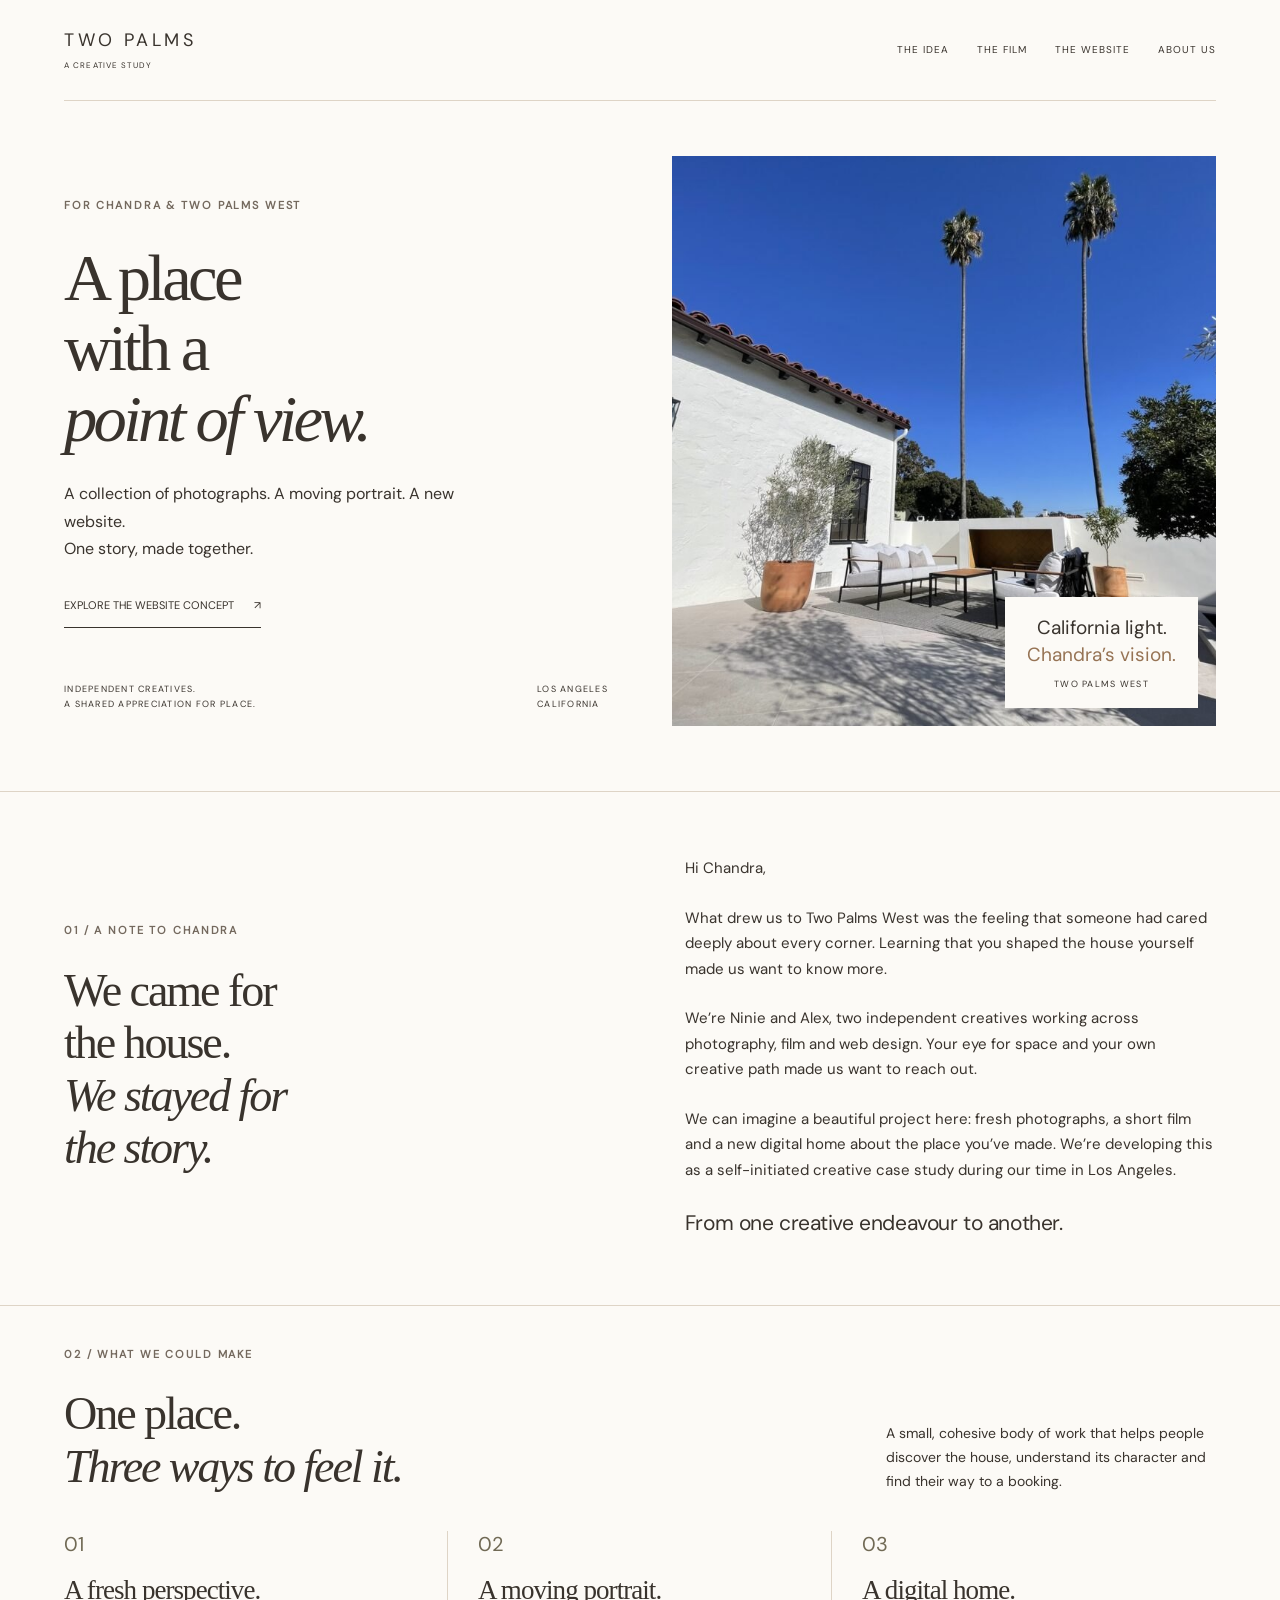
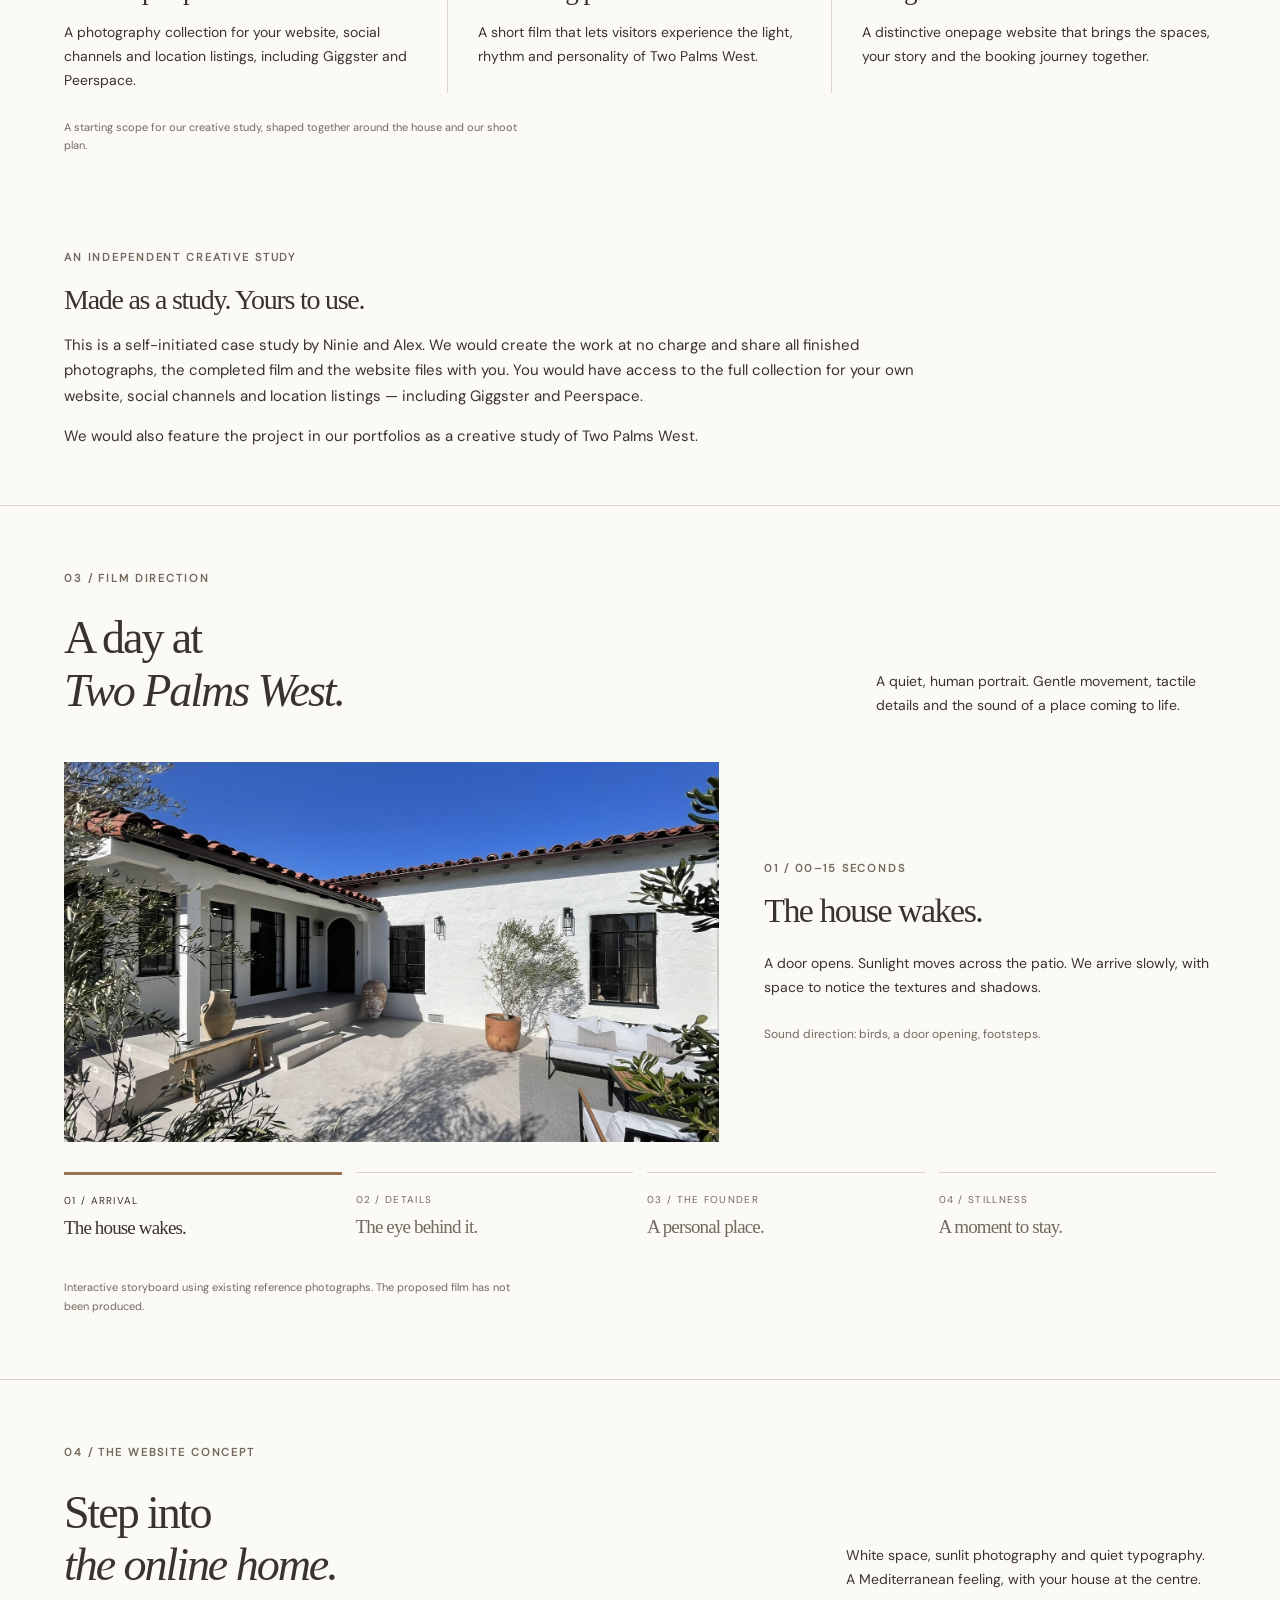
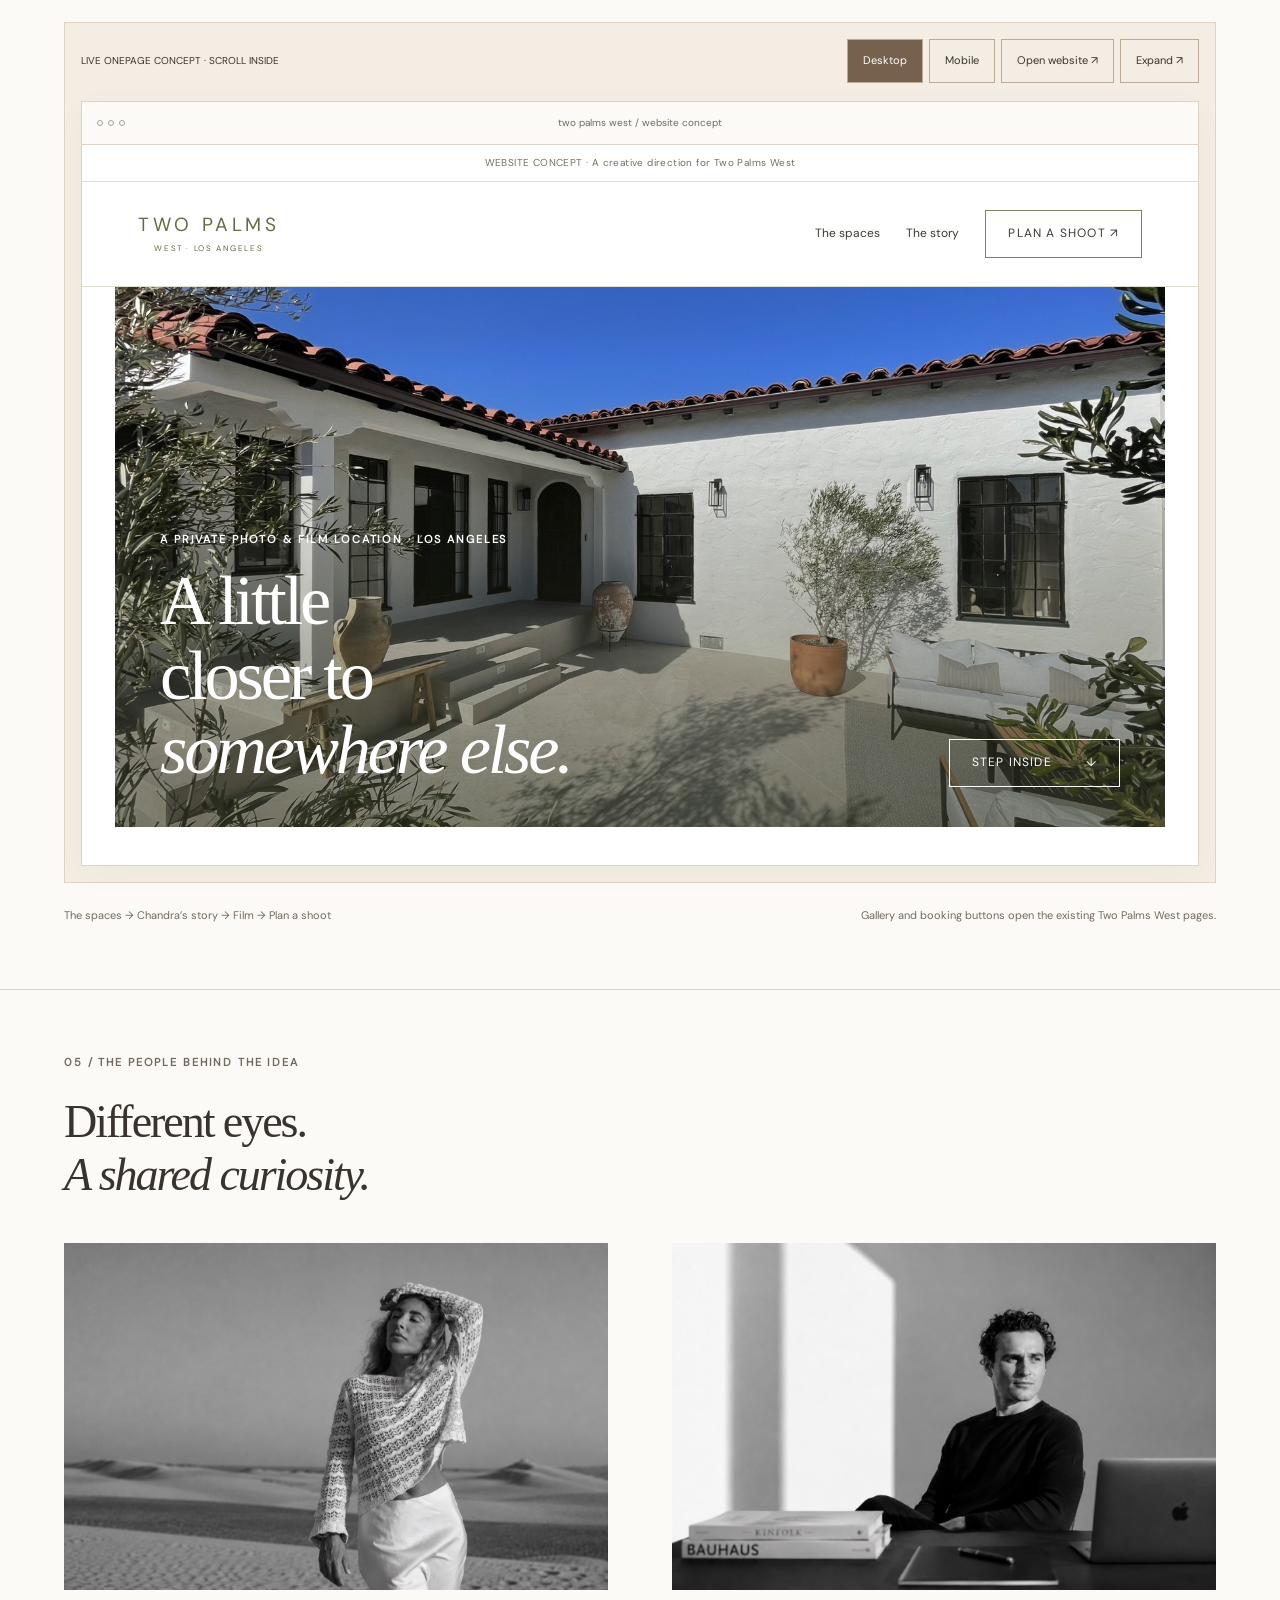
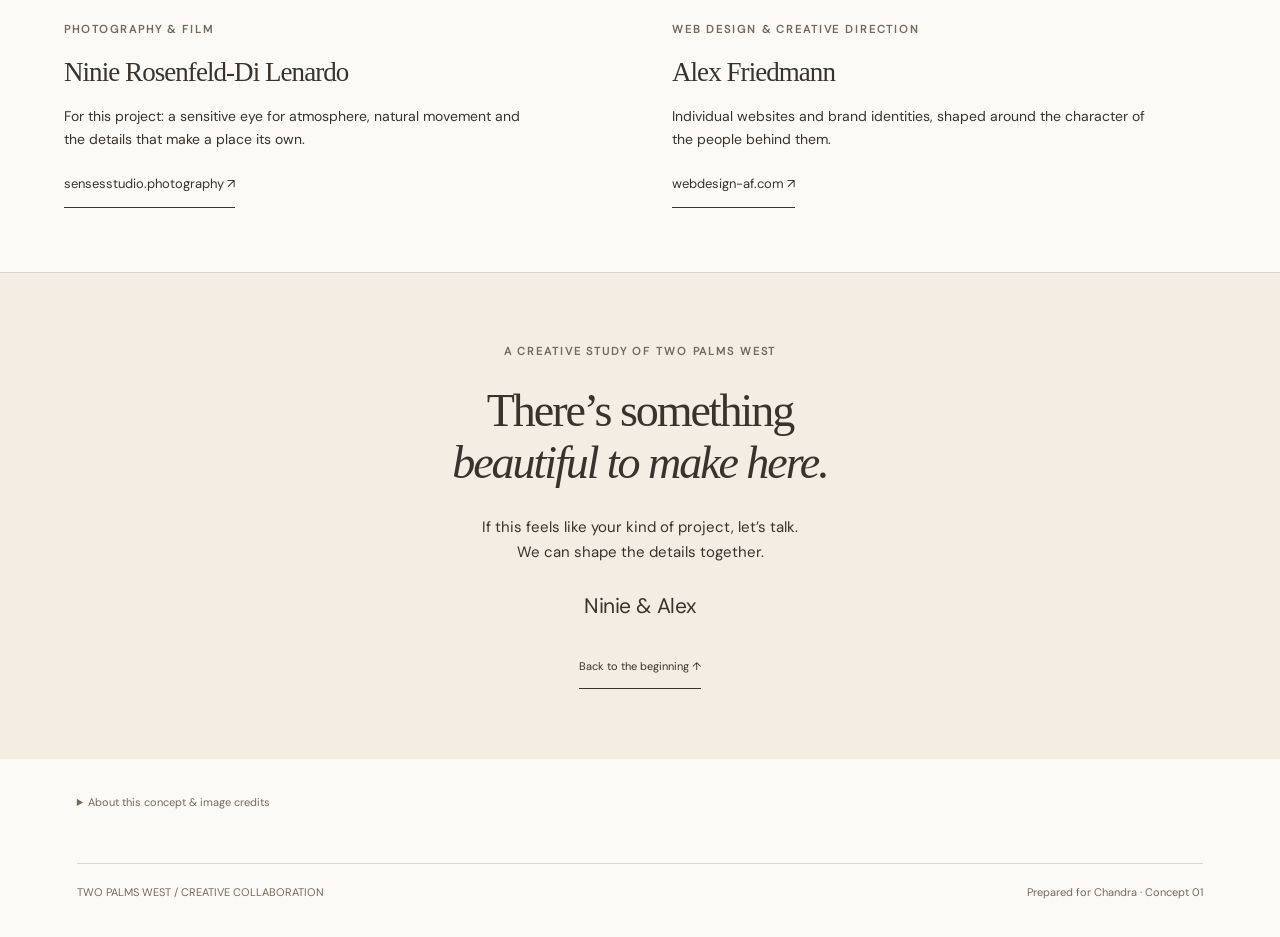
<file: index.html>
<!doctype html><html lang="en"><head><meta charset="UTF-8"><meta name="viewport" content="width=device-width,initial-scale=1"><title>Two Palms West — A creative study</title><style>*{box-sizing:border-box}html{scroll-behavior:smooth}body{margin:0;background:#f4f0e7;color:#30372e;font-family:Arial,Helvetica,sans-serif;font-size:16px;line-height:1.6}h1,h2,h3,p,figure{margin:0}h1,h2,h3{font-family:Georgia,'Times New Roman',serif;font-weight:400;line-height:1.04;letter-spacing:-.045em}h1{font-size:clamp(60px,8vw,120px)}h2{font-size:clamp(44px,5vw,78px)}h3{font-size:32px}p{max-width:58ch}a{color:inherit;text-decoration:none}button{font:inherit;color:inherit;cursor:pointer}a,button{touch-action:manipulation}a:focus-visible,button:focus-visible,summary:focus-visible{outline:3px solid #996440;outline-offset:5px}img{width:100%;height:100%;object-fit:cover;display:block}em{font-weight:400}section{scroll-margin-top:90px}.eyebrow{text-transform:uppercase;letter-spacing:.17em;font-size:11px;font-weight:600;line-height:1.5}.muted{color:#626659}.wrap{max-width:1440px;margin:auto;padding:0 6vw}.btn{display:inline-flex;align-items:center;justify-content:space-between;gap:34px;min-height:48px;padding:12px 22px;border:1px solid currentColor;background:transparent;font-size:12px;text-transform:uppercase;letter-spacing:.1em;transition:background .2s,color .2s}.btn:hover{background:#30372e;color:#f4f0e7}.btn.solid{background:#30372e;color:#fff}.btn.solid:hover{background:#4c5846}.textlink{display:inline-block;padding:10px 0;border-bottom:1px solid;min-height:44px;font-size:13px}.rule{border-top:1px solid #bfc0b4}.kicker{display:flex;justify-content:space-between;gap:20px;padding:22px 0}.two{display:grid;grid-template-columns:1fr 1fr;gap:8vw;align-items:center}.space{padding-top:100px;padding-bottom:100px}.caption{font-size:11px;letter-spacing:.07em;margin-top:12px}.headroom{margin-top:26px}.pill{display:inline-block;border:1px solid #bfc0b4;border-radius:100px;padding:7px 13px;font-size:11px}.wordmark{font-family:Georgia,serif;font-size:23px;letter-spacing:-.05em;line-height:.85}.wordmark small{display:block;font-family:Arial,sans-serif;text-transform:uppercase;letter-spacing:.36em;font-size:8px;text-align:center;margin-top:8px}@media(max-width:700px){.wrap{padding-left:6vw;padding-right:6vw}.two{grid-template-columns:1fr;gap:38px}.space{padding-top:65px;padding-bottom:65px}section{scroll-margin-top:105px}.eyebrow{font-size:10px}.btn{gap:18px}h1{font-size:64px}h2{font-size:46px}}@media(prefers-reduced-motion:reduce){html{scroll-behavior:auto}*{transition:none!important;animation:none!important}}
.topbar{position:sticky;top:0;z-index:10;background:#f4f0e7f5;backdrop-filter:blur(10px);border-bottom:1px solid #d2d0c4;padding:17px 4vw;display:flex;align-items:center;justify-content:space-between;gap:24px}.topbar nav{display:flex;gap:27px;align-items:center}.topbar nav a{font-size:11px;padding:10px 0;text-transform:uppercase;letter-spacing:.1em}.topbar nav a:hover{color:#8a5434}.topbar .index{font-size:10px;letter-spacing:.15em}.cover{display:grid;grid-template-columns:1fr 1fr;min-height:740px}.cover-copy{padding:70px 5vw 45px 6vw;display:flex;flex-direction:column;justify-content:space-between;gap:40px}.cover-copy h1{font-size:clamp(68px,7.7vw,112px);margin:30px 0}.cover-copy p{max-width:36ch;font-size:15px}.cover-photo{position:relative;min-height:650px}.cover-photo img{object-position:57% center}.cover-photo .stamp{position:absolute;right:24px;bottom:24px;background:#f4f0e7;padding:22px 26px;text-align:center;font-family:Georgia,serif;font-size:23px;line-height:1.15}.stamp small{display:block;font:9px Arial;letter-spacing:.14em;margin-top:10px}.edition{display:flex;justify-content:space-between;gap:15px;font-size:10px;text-transform:uppercase;letter-spacing:.14em}.letter h2{max-width:13ch}.letter-copy p+p{margin-top:24px}.signature{font-family:Georgia,serif;font-style:italic;font-size:25px;margin-top:24px}.promise{background:#e8e3d6}.promise-intro{display:flex;justify-content:space-between;align-items:end;gap:45px}.promise-intro p{max-width:33ch;font-size:14px}.deliverables{display:grid;grid-template-columns:repeat(3,1fr);margin-top:65px}.deliverable{padding:0 30px;border-right:1px solid #b8b6a8}.deliverable:first-child{padding-left:0}.deliverable:last-child{border:0;padding-right:0}.deliverable .num{font:italic 20px Georgia;color:#716a55}.deliverable h3{margin:25px 0 20px;font-size:38px}.deliverable p{font-size:14px;min-height:95px}.deliverable ul{list-style:none;padding:22px 0 0;font-size:12px;border-top:1px solid #b8b6a8}.deliverable li{padding:6px 0}.scope-note{font-size:11px;margin-top:35px}.film{background:#2e392e;color:#f4f0e7}.film-heading{display:flex;justify-content:space-between;align-items:end;gap:40px}.film-heading p{max-width:34ch;font-size:14px}.film-stage{margin-top:45px;display:grid;grid-template-columns:1.45fr 1fr;gap:45px;align-items:center}.film-image{height:440px}.film-details h3{font-size:45px;margin:15px 0 22px}.film-details p{font-size:14px}.film-details .sound{font-size:12px;margin-top:25px;color:#d2d3c4}.frames{display:grid;grid-template-columns:repeat(4,1fr);gap:14px;margin-top:30px}.frame{background:transparent;color:#dfe0d3;text-align:left;border:0;border-top:1px solid #73806f;padding:18px 10px 14px 0;min-height:74px;transition:background .2s}.frame:hover,.frame[aria-pressed=true]{color:#fff;border-top:3px solid #e1cba5;background:#ffffff08}.frame span{display:block;font-size:10px;letter-spacing:.13em;margin-bottom:7px}.frame strong{font:21px Georgia;font-weight:400}.film-foot{font-size:11px;color:#c7ccbf;margin-top:22px}.preview-header{display:flex;justify-content:space-between;align-items:end;gap:30px}.preview-header p{max-width:37ch;font-size:14px;margin-top:20px}.preview-shell{margin-top:40px;background:#dddcd0;padding:22px;position:relative}.preview-toolbar{display:flex;justify-content:space-between;gap:20px;align-items:center;margin-bottom:18px;font-size:11px}.preview-toolbar .buttons{display:flex;gap:8px;flex-wrap:wrap}.control{border:1px solid #949b88;background:transparent;padding:10px 15px;min-height:44px;font-size:11px}.control[aria-pressed=true],.control:hover{background:#30372e;color:#fff}.browser-frame{width:100%;margin:auto;background:white;box-shadow:0 10px 40px #30372e14;transition:max-width .25s}.browser-chrome{display:flex;align-items:center;justify-content:center;position:relative;padding:13px;background:#f8f7f2;border-bottom:1px solid #ddd;font-size:10px;color:#596050}.dots{position:absolute;left:15px;display:flex;gap:5px}.dots i{width:6px;height:6px;border:1px solid #9fa491;border-radius:50%}iframe{width:100%;height:760px;border:0;display:block;background:#f4f0e7}.preview-shell.expanded{position:fixed;inset:0;z-index:30;margin:0;padding:12px;overflow:auto}.preview-shell.expanded iframe{height:calc(100dvh - 116px)}.preview-shell.expanded .preview-toolbar{margin-bottom:10px}.preview-caption{display:flex;justify-content:space-between;gap:30px;margin-top:23px;font-size:11px}.exchange{border-top:1px solid #bfc0b4}.exchange-grid{display:grid;grid-template-columns:1fr 1fr;gap:8vw;margin-top:45px}.exchange-col{border-top:1px solid #bfc0b4;padding-top:25px}.exchange-col h3{margin:10px 0 25px}.exchange-col p{font-size:14px}.exchange-col p+p{margin-top:18px}.steps{display:grid;grid-template-columns:repeat(3,1fr);gap:25px;margin-top:70px;border-top:1px solid #bfc0b4;padding-top:30px}.steps p{font-size:13px;margin-top:12px}.closing{text-align:center;background:#d9ddcc;padding:95px 6vw}.closing h2{max-width:17ch;margin:25px auto}.closing p{margin:0 auto}.foot{padding:35px 6vw;font-size:11px;color:#626659}.foot details{max-width:1000px}.foot summary{cursor:pointer;min-height:44px}.foot p{max-width:100ch;margin-top:15px}.foot a{text-decoration:underline}.foot .end{display:flex;justify-content:space-between;gap:20px;border-top:1px solid #c4c7bb;margin-top:25px;padding-top:20px}.jump{font-size:11px;display:inline-flex;gap:20px;align-items:center;border-bottom:1px solid;min-height:44px;margin-top:22px}.color-strip{display:flex;gap:6px;margin-top:32px}.color-strip i{display:block;width:45px;height:20px}.color-strip i:nth-child(1){background:#f4f0e7;border:1px solid #b7b3a4}.color-strip i:nth-child(2){background:#d9ddcc}.color-strip i:nth-child(3){background:#ad8466}.color-strip i:nth-child(4){background:#30372e}@media(min-width:1450px){.cover{max-height:930px}.cover-copy{padding-left:max(6vw,calc((100vw - 1280px)/2))}}@media(max-width:850px){.topbar .index{display:none}.cover{grid-template-columns:1fr 1fr;min-height:640px}.cover-copy{padding-top:45px}.cover-copy h1{font-size:68px}.cover-photo{min-height:620px}.deliverable{padding:0 20px}.film-stage{gap:25px}.film-image{height:380px}}@media(max-width:700px){.topbar{flex-wrap:wrap;padding:15px 6vw;gap:14px}.topbar .wordmark{font-size:23px}.topbar nav{gap:19px}.topbar nav a{font-size:9px}.cover{grid-template-columns:1fr}.cover-copy{padding:45px 6vw;gap:25px}.cover-copy h1{font-size:76px}.cover-photo{min-height:450px;height:62vh}.cover-photo .stamp{font-size:22px;padding:18px}.letter h2{max-width:13ch}.promise-intro,.film-heading,.preview-header{display:block}.promise-intro p,.film-heading p{margin-top:25px}.deliverables{grid-template-columns:1fr;margin-top:45px}.deliverable{padding:27px 0!important;border:0;border-top:1px solid #b8b6a8!important}.deliverable p{min-height:0}.deliverable h3{margin-top:12px}.deliverable ul{border:0;padding-top:10px}.film-stage{grid-template-columns:1fr}.film-image{height:340px}.film-details h3{font-size:37px}.frames{grid-template-columns:1fr 1fr}.frame strong{font-size:19px}.preview-shell{padding:10px;margin-left:-3vw;margin-right:-3vw}.preview-toolbar{flex-wrap:wrap;gap:10px}.preview-toolbar .control{padding:8px 10px}.preview-toolbar .device{display:none}iframe{height:680px}.preview-caption{display:block}.preview-caption p+p{margin-top:10px}.exchange-grid,.steps{grid-template-columns:1fr;gap:30px}.foot .end{flex-direction:column}.color-strip{margin-bottom:20px}}@media print{.topbar,.preview-toolbar,.frames{display:none}.cover{min-height:700px}.space{padding-top:45px;padding-bottom:45px}section{break-inside:avoid}iframe{height:900px}.preview-shell{padding:0}body{-webkit-print-color-adjust:exact;print-color-adjust:exact}.foot details{display:block}}</style><link rel="stylesheet" href="styles.css"></head><body>
<header class="topbar"><a class="wordmark" href="#start">two palms<small>A creative study</small></a><nav aria-label="Presentation chapters"><a href="#idea">The idea</a><a href="#film">The film</a><a href="#website">The website</a><a href="#together">About us</a></nav><span class="index">AN INDEPENDENT CASE STUDY</span></header>
<main><section class="cover" id="start"><div class="cover-copy"><div><span class="eyebrow">For Chandra & Two Palms West</span><h1>A place<br>with a<br><em>point of view.</em></h1><p>A collection of photographs. A moving portrait. A new website.<br>One story, made together.</p><a class="jump" href="#website">EXPLORE THE WEBSITE CONCEPT <span>↗</span></a></div><div class="edition"><span>Independent creatives.<br>A shared appreciation for place.</span><span>Los Angeles<br>California</span></div></div><figure class="cover-photo"><img src="assets/house-2.jpg" alt="Two tall palms rise above the sunlit patio at Two Palms West"><figcaption class="stamp">California light.<br><em>Chandra’s vision.</em><small>TWO PALMS WEST</small></figcaption></figure></section>
<section class="wrap space two letter" id="idea"><div><div class="eyebrow">01 / A note to Chandra</div><h2 class="headroom">We came for<br>the house.<br><em>We stayed for<br>the story.</em></h2></div><div class="letter-copy"><p>Hi Chandra,</p><p>What drew us to Two Palms West was the feeling that someone had cared deeply about every corner. Learning that you shaped the house yourself made us want to know more.</p><p>We’re Ninie and Alex, two independent creatives working across photography, film and web design. Your eye for space and your own creative path made us want to reach out.</p><p>We can imagine a beautiful project here: fresh photographs, a short film and a new digital home about the place you’ve made. We’re developing this as a self-initiated creative case study during our time in Los Angeles.</p><div class="signature">From one creative endeavour to another.</div></div></section>
<section class="promise"><div class="wrap space"><div class="eyebrow">02 / What we could make</div><div class="promise-intro headroom"><h2>One place.<br><em>Three ways to feel it.</em></h2><p>A small, cohesive body of work that helps people discover the house, understand its character and find their way to a booking.</p></div><div class="deliverables"><article class="deliverable"><span class="num">01</span><h3>A fresh perspective.</h3><p>A photography collection for your website, social channels and location listings, including Giggster and Peerspace.</p></article><article class="deliverable"><span class="num">02</span><h3>A moving portrait.</h3><p>A short film that lets visitors experience the light, rhythm and personality of Two Palms West.</p></article><article class="deliverable"><span class="num">03</span><h3>A digital home.</h3><p>A distinctive onepage website that brings the spaces, your story and the booking journey together.</p></article></div><p class="scope-note">A starting scope for our creative study, shaped together around the house and our shoot plan.</p></div></section>
<section class="study-access wrap" aria-labelledby="study-access-title"><div class="eyebrow">An independent creative study</div><h3 id="study-access-title">Made as a study. Yours to use.</h3><p>This is a self-initiated case study by Ninie and Alex. We would create the work at no charge and share all finished photographs, the completed film and the website files with you. You would have access to the full collection for your own website, social channels and location listings — including Giggster and Peerspace.</p><p>We would also feature the project in our portfolios as a creative study of Two Palms West.</p></section>
<section class="film" id="film"><div class="wrap space"><div class="eyebrow">03 / Film direction</div><div class="film-heading headroom"><h2>A day at<br><em>Two Palms West.</em></h2><p>A quiet, human portrait. Gentle movement, tactile details and the sound of a place coming to life.</p></div><div class="film-stage"><figure class="film-image"><img id="filmImg" src="assets/house-1.jpg" alt="Sunlight across the patio"></figure><div class="film-details" aria-live="polite"><div class="eyebrow" id="filmTime">01 / 00–15 seconds</div><h3 id="filmTitle">The house wakes.</h3><p id="filmCopy">A door opens. Sunlight moves across the patio. We arrive slowly, with space to notice the textures and shadows.</p><p class="sound" id="filmSound">Sound direction: birds, a door opening, footsteps.</p></div></div><div class="frames" aria-label="Proposed film chapters"><button class="frame" data-frame="0" aria-pressed="true"><span>01 / ARRIVAL</span><strong>The house wakes.</strong></button><button class="frame" data-frame="1" aria-pressed="false"><span>02 / DETAILS</span><strong>The eye behind it.</strong></button><button class="frame" data-frame="2" aria-pressed="false"><span>03 / THE FOUNDER</span><strong>A personal place.</strong></button><button class="frame" data-frame="3" aria-pressed="false"><span>04 / STILLNESS</span><strong>A moment to stay.</strong></button></div><p class="film-foot">Interactive storyboard using existing reference photographs. The proposed film has not been produced.</p></div></section>
<section class="wrap space" id="website"><div class="eyebrow">04 / The website concept</div><div class="preview-header headroom"><div><h2>Step into<br><em>the online home.</em></h2><p>White space, sunlit photography and quiet typography. A Mediterranean feeling, with your house at the centre.</p></div></div><div class="preview-shell" id="previewShell"><div class="preview-toolbar"><span>LIVE ONEPAGE CONCEPT · SCROLL INSIDE</span><div class="buttons"><button class="control device" id="desktop" aria-pressed="true">Desktop</button><button class="control device" id="mobile" aria-pressed="false">Mobile</button><a class="control" href="website.html" target="_blank" rel="noopener">Open website ↗</a><button class="control" id="expand" aria-expanded="false">Expand ↗</button></div></div><div class="browser-frame" id="browserFrame"><div class="browser-chrome"><span class="dots" aria-hidden="true"><i></i><i></i><i></i></span>two palms west / website concept</div><iframe src="website.html" id="websiteFrame" title="Interactive Two Palms West onepage website concept" sandbox="allow-same-origin allow-popups allow-popups-to-escape-sandbox"></iframe></div></div><div class="preview-caption"><p>The spaces → Chandra’s story → Film → Plan a shoot</p><p>Gallery and booking buttons open the existing Two Palms West pages.</p></div></section>


<section class="wrap space exchange" id="together">
<div class="eyebrow">05 / The people behind the idea</div><h2 class="headroom">Different eyes.<br><em>A shared curiosity.</em></h2>
<div class="people-grid">
<article><img src="assets/ninie-rosenfeld-di-lenardo.jpg" alt="Ninie Rosenfeld-Di Lenardo in the desert" width="1400" height="892" loading="lazy"><span class="eyebrow">Photography & film</span><h3>Ninie Rosenfeld-Di Lenardo</h3><p>For this project: a sensitive eye for atmosphere, natural movement and the details that make a place its own.</p><a class="textlink" href="https://sensesstudio.photography/" target="_blank" rel="noopener">sensesstudio.photography ↗</a></article>
<article><img src="assets/alexander-friedmann.jpg" alt="Alex Friedmann at his desk" width="1400" height="894" loading="lazy"><span class="eyebrow">Web design & creative direction</span><h3>Alex Friedmann</h3><p>Individual websites and brand identities, shaped around the character of the people behind them.</p><a class="textlink" href="https://www.webdesign-af.com/" target="_blank" rel="noopener">webdesign-af.com ↗</a></article>
</div></section>
<section class="closing"><div class="eyebrow">A creative study of Two Palms West</div><h2>There’s something<br><em>beautiful to make here.</em></h2><p>If this feels like your kind of project, let’s talk.<br>We can shape the details together.</p><div class="signature">Ninie & Alex</div><a class="jump" href="#start">Back to the beginning ↑</a></section></main>
<footer class="foot"><details><summary>About this concept & image credits</summary><p>This is a proposed independent creative study, not an announced partnership or a live replacement website. All existing photographs shown here come from Two Palms West’s public website and are used to illustrate the proposed direction. They are not presented as our own work; rights remain with the respective photographers and owners. Final photography, film and copy would be agreed with Chandra before launch.</p><p>Source pages: <a href="https://twopalmswest.com/" target="_blank" rel="noopener">Two Palms West</a> · <a href="https://twopalmswest.com/meet-the-founder/" target="_blank" rel="noopener">The founder</a> · <a href="https://twopalmswest.com/patio/" target="_blank" rel="noopener">Patio</a> · <a href="https://twopalmswest.com/interiors/" target="_blank" rel="noopener">Interiors</a> · <a href="https://twopalmswest.com/garden/" target="_blank" rel="noopener">Garden</a>. Reviewed September 2026.</p></details><div class="end"><span>TWO PALMS WEST / CREATIVE COLLABORATION</span><span>Prepared for Chandra · Concept 01</span></div></footer>
<script src="script.js" defer></script></body></html>
</file>
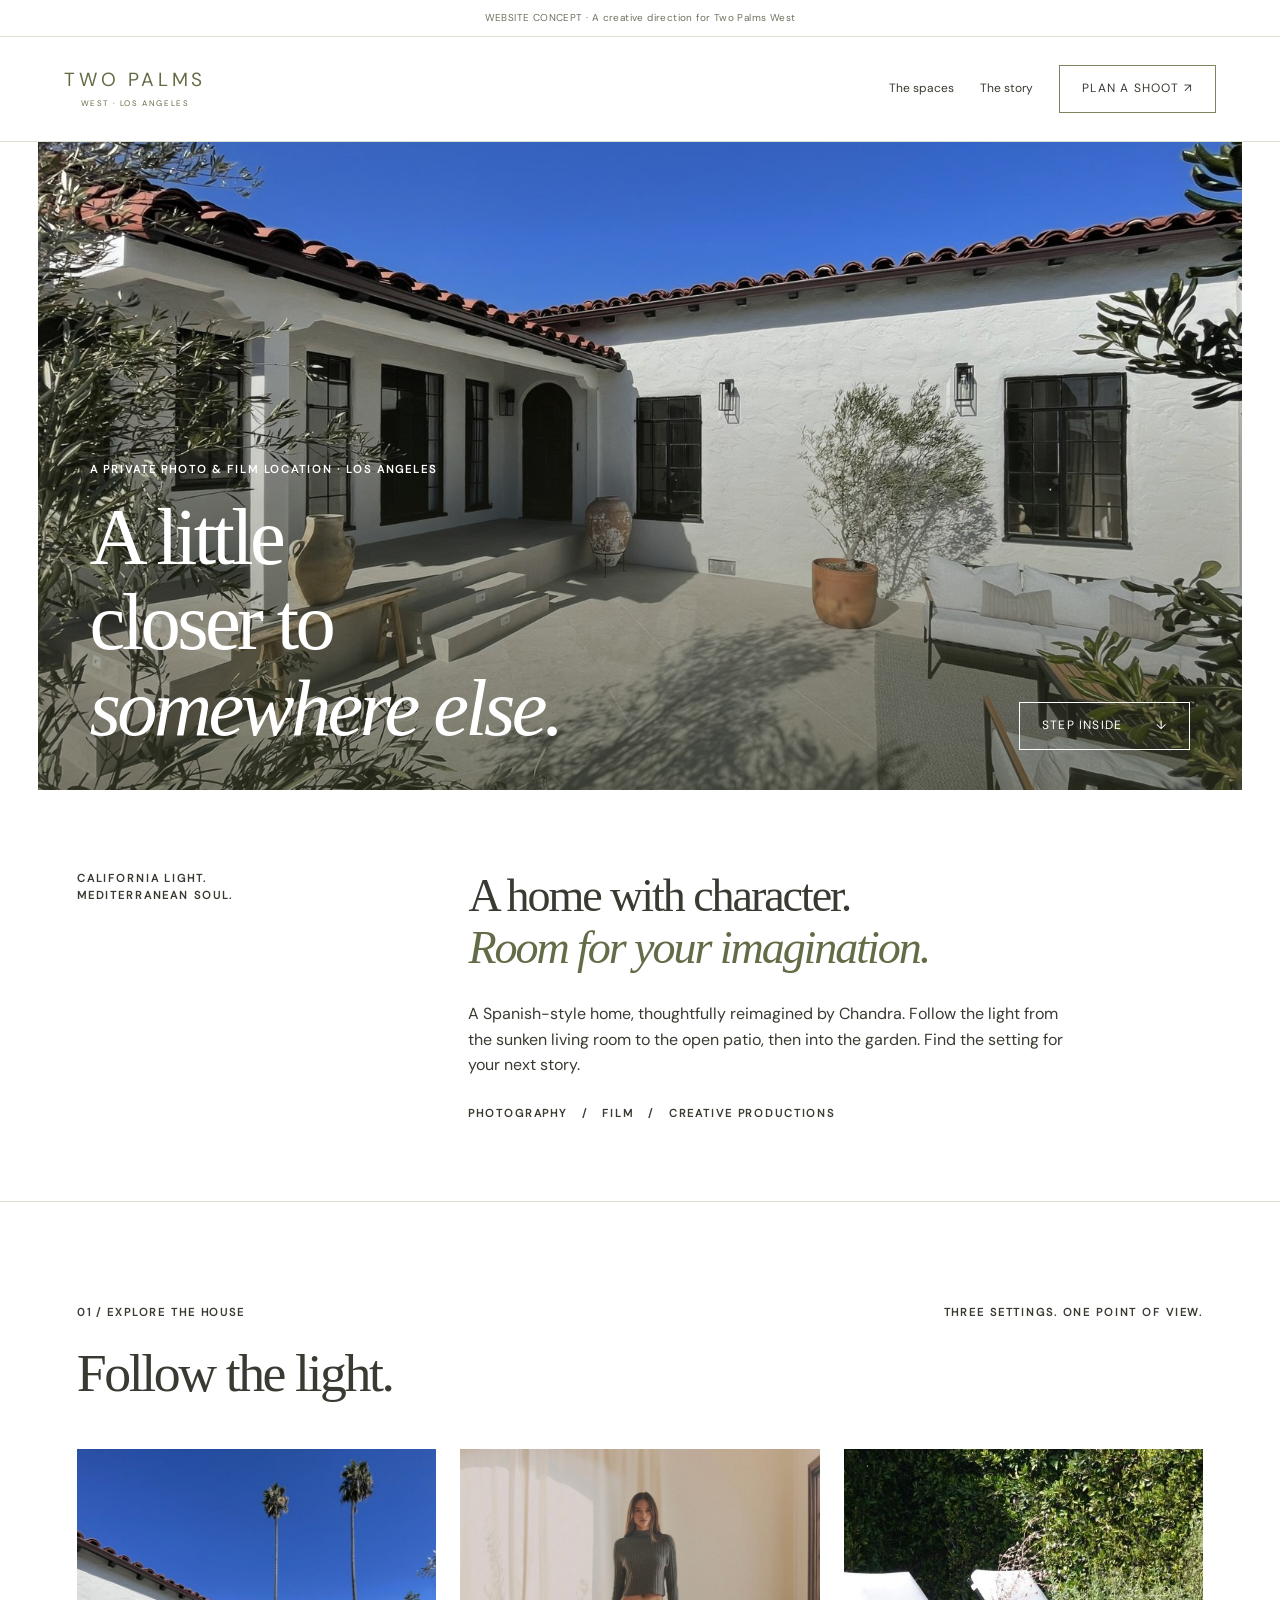
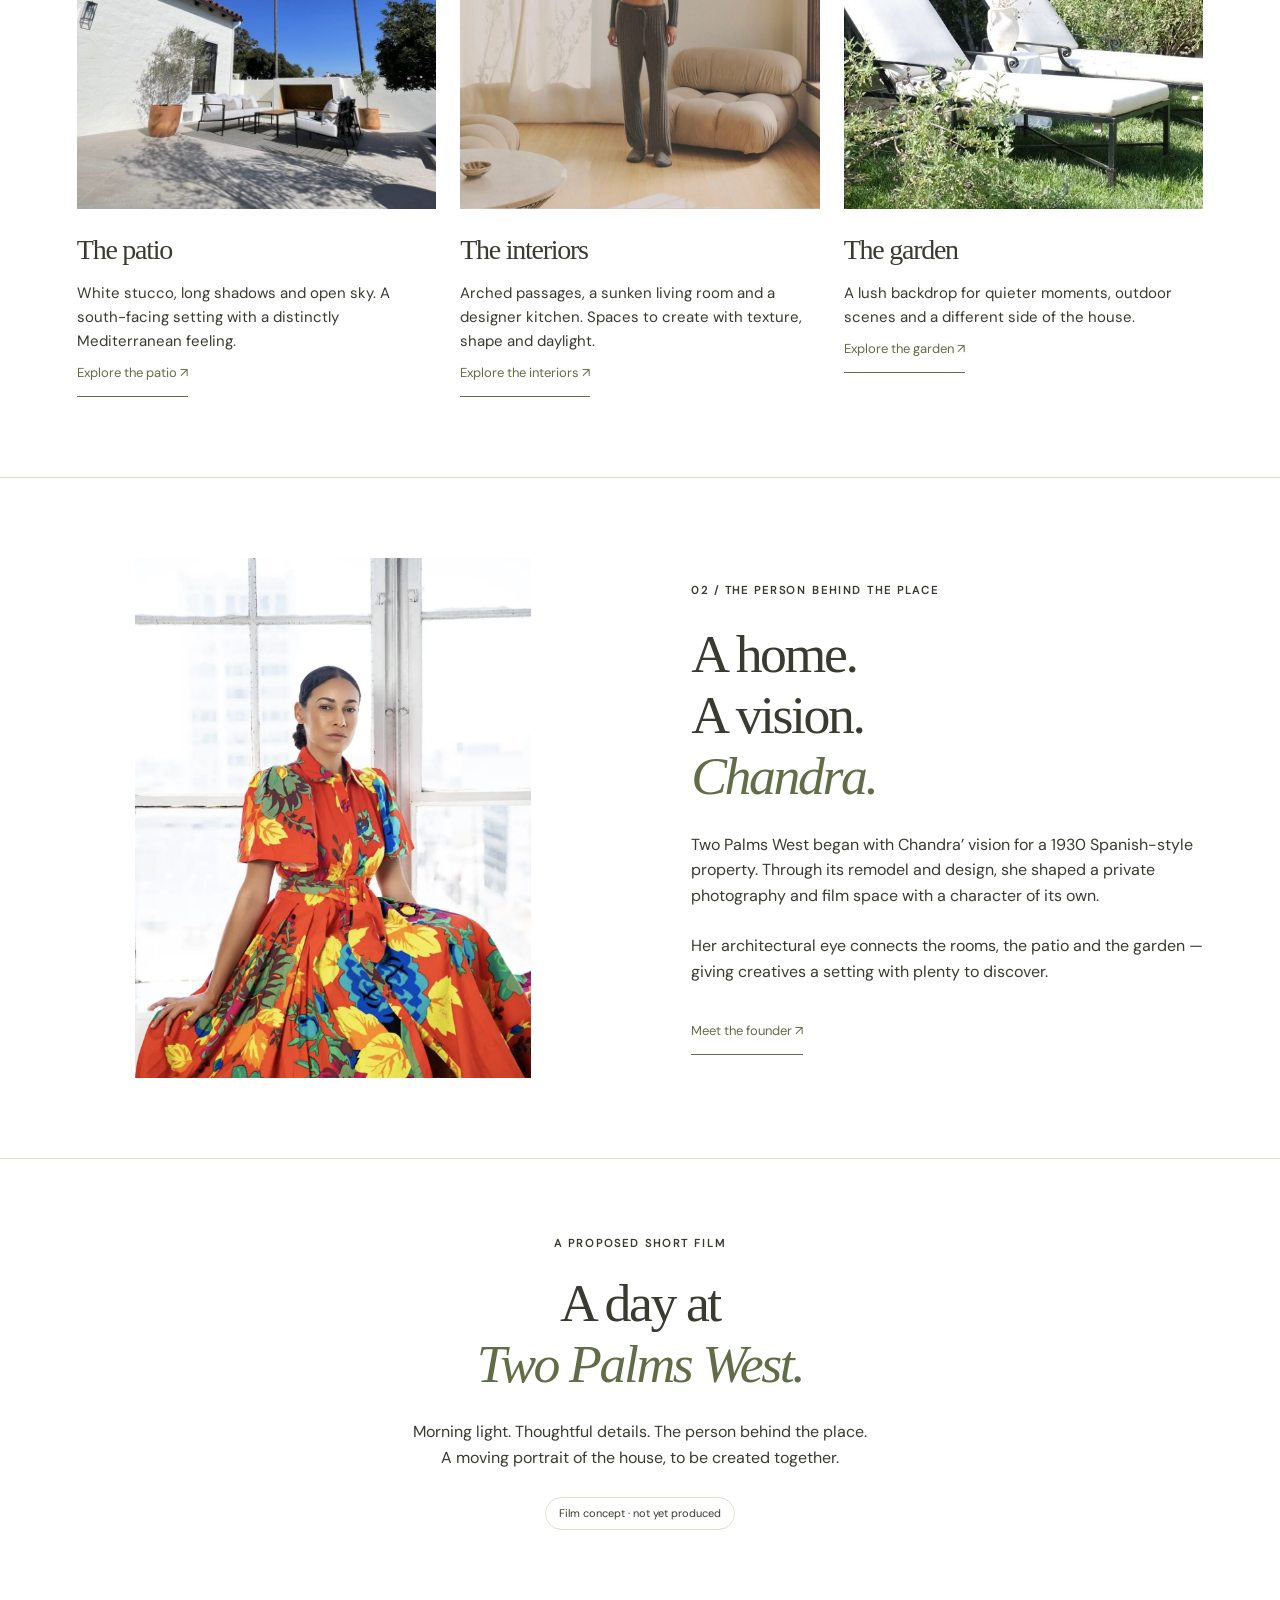
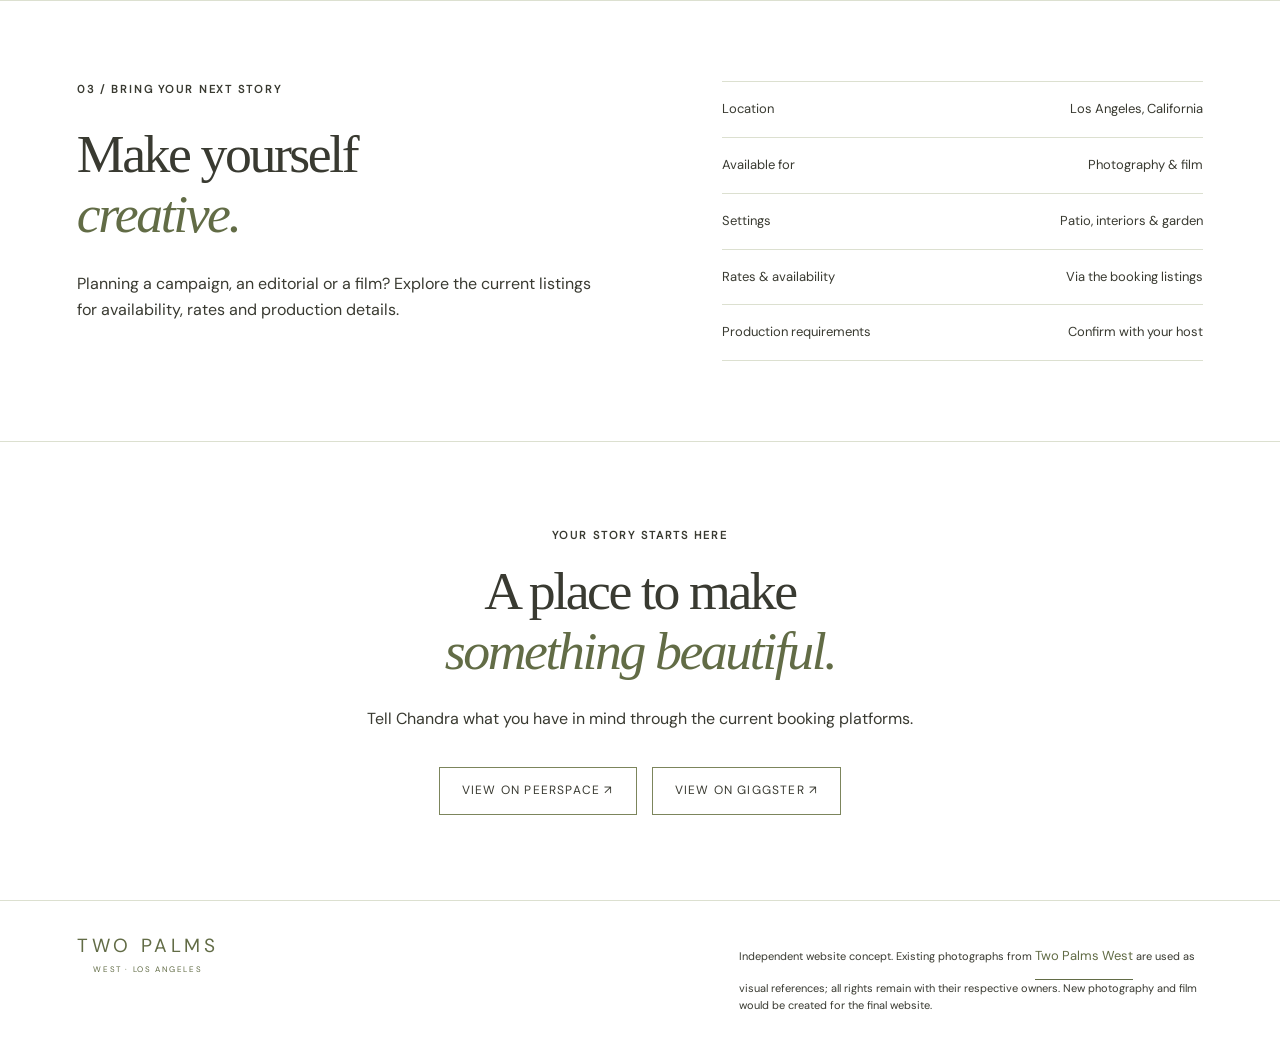
<file: website.html>
<!doctype html><html lang="en"><head><meta charset="UTF-8"><meta name="viewport" content="width=device-width,initial-scale=1"><title>Two Palms West — Website concept</title><style>*{box-sizing:border-box}html{scroll-behavior:smooth}body{margin:0;background:#f4f0e7;color:#30372e;font-family:Arial,Helvetica,sans-serif;font-size:16px;line-height:1.6}h1,h2,h3,p,figure{margin:0}h1,h2,h3{font-family:Georgia,'Times New Roman',serif;font-weight:400;line-height:1.04;letter-spacing:-.045em}h1{font-size:clamp(60px,8vw,120px)}h2{font-size:clamp(44px,5vw,78px)}h3{font-size:32px}p{max-width:58ch}a{color:inherit;text-decoration:none}button{font:inherit;color:inherit;cursor:pointer}a,button{touch-action:manipulation}a:focus-visible,button:focus-visible,summary:focus-visible{outline:3px solid #996440;outline-offset:5px}img{width:100%;height:100%;object-fit:cover;display:block}em{font-weight:400}section{scroll-margin-top:90px}.eyebrow{text-transform:uppercase;letter-spacing:.17em;font-size:11px;font-weight:600;line-height:1.5}.muted{color:#626659}.wrap{max-width:1440px;margin:auto;padding:0 6vw}.btn{display:inline-flex;align-items:center;justify-content:space-between;gap:34px;min-height:48px;padding:12px 22px;border:1px solid currentColor;background:transparent;font-size:12px;text-transform:uppercase;letter-spacing:.1em;transition:background .2s,color .2s}.btn:hover{background:#30372e;color:#f4f0e7}.btn.solid{background:#30372e;color:#fff}.btn.solid:hover{background:#4c5846}.textlink{display:inline-block;padding:10px 0;border-bottom:1px solid;min-height:44px;font-size:13px}.rule{border-top:1px solid #bfc0b4}.kicker{display:flex;justify-content:space-between;gap:20px;padding:22px 0}.two{display:grid;grid-template-columns:1fr 1fr;gap:8vw;align-items:center}.space{padding-top:100px;padding-bottom:100px}.caption{font-size:11px;letter-spacing:.07em;margin-top:12px}.headroom{margin-top:26px}.pill{display:inline-block;border:1px solid #bfc0b4;border-radius:100px;padding:7px 13px;font-size:11px}.wordmark{font-family:Georgia,serif;font-size:23px;letter-spacing:-.05em;line-height:.85}.wordmark small{display:block;font-family:Arial,sans-serif;text-transform:uppercase;letter-spacing:.36em;font-size:8px;text-align:center;margin-top:8px}@media(max-width:700px){.wrap{padding-left:6vw;padding-right:6vw}.two{grid-template-columns:1fr;gap:38px}.space{padding-top:65px;padding-bottom:65px}section{scroll-margin-top:105px}.eyebrow{font-size:10px}.btn{gap:18px}h1{font-size:64px}h2{font-size:46px}}@media(prefers-reduced-motion:reduce){html{scroll-behavior:auto}*{transition:none!important;animation:none!important}}
.site-nav{padding:23px 5vw;display:flex;align-items:center;justify-content:space-between;border-bottom:1px solid #c6c4b8;gap:20px}.site-nav nav{display:flex;align-items:center;gap:26px;font-size:12px}.site-hero{position:relative;min-height:620px;height:80vh;max-height:920px;color:#fff}.site-hero>img{position:absolute;inset:0;object-position:center 58%}.site-hero:after{content:'';position:absolute;inset:0;background:linear-gradient(0deg,rgba(22,30,19,.68),transparent 80%)}.hero-copy{position:absolute;bottom:55px;left:6vw;right:6vw;z-index:1;display:flex;align-items:end;justify-content:space-between;gap:35px}.hero-copy h1{font-size:clamp(68px,8.2vw,124px);max-width:9ch;margin-top:16px}.hero-copy .btn:hover{background:#f4f0e7;color:#30372e}.intro{display:grid;grid-template-columns:.6fr 1.4fr;gap:6vw}.intro h2{max-width:20ch;font-size:clamp(36px,4.1vw,62px)}.intro p{margin-top:27px;max-width:56ch}.spaces-grid{display:grid;grid-template-columns:repeat(3,1fr);gap:24px;margin-top:45px}.place .pic{height:390px;overflow:hidden;display:block}.place .pic img{transition:transform .5s}.place .pic:hover img{transform:scale(1.035)}.place h3{margin-top:25px}.place p{font-size:14px;margin-top:16px}.founder{background:#e5e3d8}.founder figure{height:610px}.founder figure img{object-position:center 25%}.founder h2{max-width:10ch}.founder p{margin-top:25px}.film-banner{position:relative;min-height:460px;color:white;display:flex;align-items:center;justify-content:center;text-align:center;padding:70px 6vw;overflow:hidden}.film-banner>img{position:absolute;inset:0}.film-banner:after{content:'';position:absolute;inset:0;background:#1b271dab}.film-banner>div{position:relative;z-index:1}.film-banner h2{margin:18px 0 25px}.film-banner p{margin:auto}.visit{display:grid;grid-template-columns:1.1fr 1fr;gap:9vw}.facts{border-top:1px solid #bfc0b4}.facts div{display:flex;justify-content:space-between;gap:20px;padding:17px 0;border-bottom:1px solid #bfc0b4;font-size:13px}.booking{background:#303d31;color:#f4f0e7;text-align:center;padding:85px 6vw}.booking h2{max-width:15ch;margin:17px auto 24px}.booking p{margin:auto}.booking-links{display:flex;justify-content:center;gap:15px;flex-wrap:wrap;margin-top:35px}.booking .btn:hover{background:#f4f0e7;color:#30372e}.site-foot{padding:35px 6vw;font-size:11px;display:flex;justify-content:space-between;gap:30px}.concept-tag{background:#dddccf;text-align:center;font-size:10px;padding:8px 14px;letter-spacing:.04em}@media(max-width:700px){.site-nav{padding:20px 6vw}.site-nav nav{gap:15px}.site-nav nav a:nth-child(2){display:none}.site-nav .btn{padding:8px 12px;min-height:42px;font-size:10px}.wordmark{font-size:21px}.site-hero{min-height:620px;height:83vh}.hero-copy{display:block;bottom:40px}.hero-copy h1{font-size:66px;margin-bottom:28px}.intro,.visit{grid-template-columns:1fr;gap:25px}.spaces-grid{grid-template-columns:1fr;gap:40px}.place .pic{height:450px}.founder figure{height:480px}.site-foot{flex-direction:column}.film-banner{min-height:380px}.facts div{font-size:12px}}</style><link rel="stylesheet" href="website.css"></head><body>
<div class="concept-tag">WEBSITE CONCEPT · A creative direction for Two Palms West</div>
<header class="site-nav"><a href="#home" class="wordmark" aria-label="Two Palms West home">two palms<small>West · Los Angeles</small></a><nav aria-label="Website"><a href="#spaces">The spaces</a><a href="#chandra">The story</a><a class="btn" href="#book">Plan a shoot ↗</a></nav></header>
<main><section class="site-hero" id="home"><img src="assets/house-1.jpg" alt="Sunlit white Spanish-style patio at Two Palms West"><div class="hero-copy"><div><div class="eyebrow">A private photo & film location · Los Angeles</div><h1>A little<br>closer to<br><em>somewhere else.</em></h1></div><a class="btn" href="#spaces">Step inside <span>↓</span></a></div></section>
<section class="wrap space intro"><div class="eyebrow">California light.<br>Mediterranean soul.</div><div><h2>A home with character.<br><em>Room for your imagination.</em></h2><p>A Spanish-style home, thoughtfully reimagined by Chandra. Follow the light from the sunken living room to the open patio, then into the garden. Find the setting for your next story.</p><p class="eyebrow">Photography &nbsp; / &nbsp; Film &nbsp; / &nbsp; Creative productions</p></div></section>
<section id="spaces" class="wrap space rule"><div class="kicker"><span class="eyebrow">01 / Explore the house</span><span class="eyebrow">Three settings. One point of view.</span></div><h2>Follow the light.</h2><div class="spaces-grid">
<article class="place"><a class="pic" href="https://twopalmswest.com/patio/" target="_blank" rel="noopener"><img src="assets/house-2.jpg" alt="Patio with two tall palms and outdoor seating" loading="lazy"></a><h3>The patio</h3><p>White stucco, long shadows and open sky. A south-facing setting with a distinctly Mediterranean feeling.</p><a class="textlink" href="https://twopalmswest.com/patio/" target="_blank" rel="noopener">Explore the patio ↗</a></article>
<article class="place"><a class="pic" href="https://twopalmswest.com/interiors/" target="_blank" rel="noopener"><img src="assets/house-3.jpg" alt="Existing fashion photograph showing the bright living room and sculptural seating" loading="lazy"></a><h3>The interiors</h3><p>Arched passages, a sunken living room and a designer kitchen. Spaces to create with texture, shape and daylight.</p><a class="textlink" href="https://twopalmswest.com/interiors/" target="_blank" rel="noopener">Explore the interiors ↗</a></article>
<article class="place"><a class="pic" href="https://twopalmswest.com/garden/" target="_blank" rel="noopener"><img src="assets/house-4.jpg" alt="White garden loungers surrounded by green foliage" loading="lazy"></a><h3>The garden</h3><p>A lush backdrop for quieter moments, outdoor scenes and a different side of the house.</p><a class="textlink" href="https://twopalmswest.com/garden/" target="_blank" rel="noopener">Explore the garden ↗</a></article></div></section>
<section class="founder" id="chandra"><div class="wrap space two"><figure><img src="assets/house-5.jpg" alt="Chandra, founder of Two Palms West" loading="lazy"></figure><div><div class="eyebrow">02 / The person behind the place</div><h2 class="headroom">A home.<br>A vision.<br><em>Chandra.</em></h2><p>Two Palms West began with Chandra’ vision for a 1930 Spanish-style property. Through its remodel and design, she shaped a private photography and film space with a character of its own.</p><p>Her architectural eye connects the rooms, the patio and the garden — giving creatives a setting with plenty to discover.</p><a class="textlink headroom" href="https://chandra.tv/about-2/" target="_blank" rel="noopener">Meet the founder ↗</a></div></div></section>
<section class="film-banner"><img src="assets/house-6.jpg" alt="An outdoor tabletop detail in the garden" loading="lazy"><div><span class="eyebrow">A proposed short film</span><h2>A day at<br><em>Two Palms West.</em></h2><p>Morning light. Thoughtful details. The person behind the place.<br>A moving portrait of the house, to be created together.</p><span class="pill headroom">Film concept · not yet produced</span></div></section>
<section class="wrap space visit"><div><div class="eyebrow">03 / Bring your next story</div><h2 class="headroom">Make yourself<br><em>creative.</em></h2><p class="headroom">Planning a campaign, an editorial or a film? Explore the current listings for availability, rates and production details.</p></div><div class="facts"><div><span>Location</span><span>Los Angeles, California</span></div><div><span>Available for</span><span>Photography & film</span></div><div><span>Settings</span><span>Patio, interiors & garden</span></div><div><span>Rates & availability</span><span>Via the booking listings</span></div><div><span>Production requirements</span><span>Confirm with your host</span></div></div></section>
<section class="booking" id="book"><div class="eyebrow">Your story starts here</div><h2>A place to make<br><em>something beautiful.</em></h2><p>Tell Chandra what you have in mind through the current booking platforms.</p><div class="booking-links"><a class="btn" href="https://www.peerspace.com/pages/listings/6373d7e7ab68cd000efb0033" target="_blank" rel="noopener">View on Peerspace ↗</a><a class="btn" href="https://giggster.com/listing/two-palms-west" target="_blank" rel="noopener">View on Giggster ↗</a></div></section></main>
<footer class="site-foot"><span class="wordmark">two palms<small>West · Los Angeles</small></span><p>Independent website concept. Existing photographs from <a class="textlink" href="https://twopalmswest.com/" target="_blank" rel="noopener">Two Palms West</a> are used as visual references; all rights remain with their respective owners. New photography and film would be created for the final website.</p></footer></body></html>
</file>
<file: styles.css>
@font-face{font-family:DM;src:url('assets/dm-sans-regular.ttf');font-display:swap}@font-face{font-family:Instrument;src:url('assets/instrument-serif.ttf');font-display:swap}@font-face{font-family:Instrument;src:url('assets/instrument-serif-italic.ttf');font-style:italic;font-display:swap}
body{background:#fff;color:#292d26;font-family:DM,Arial,sans-serif}h1,h2,h3{font-family:Instrument,Georgia,serif;letter-spacing:-.02em}em{color:#657056}p{line-height:1.7}.wrap{max-width:1320px;padding-inline:5vw}.topbar{position:relative;max-width:1190px;margin:auto;background:#fff;backdrop-filter:none;padding:30px 0;border-color:#dedfd8}.topbar .index{display:none}.wordmark{font-family:DM,Arial,sans-serif;text-transform:uppercase;letter-spacing:.2em;font-size:18px;line-height:1.2}.wordmark small{font-size:8px;letter-spacing:.14em;text-align:left;margin-top:9px}.topbar nav{gap:28px}.topbar nav a{font-size:10px}.cover{max-width:1320px;margin:0 auto;grid-template-columns:1fr 1fr;gap:5vw;min-height:0;padding:55px 5vw 65px}.cover-copy{padding:35px 0 15px;gap:38px}.cover-copy h1{font-size:clamp(64px,6.7vw,96px);margin:26px 0;line-height:.98}.cover-copy p{max-width:39ch;font-size:16px}.cover-photo{height:570px;min-height:0}.cover-photo img{object-position:55% 50%}.cover-photo .stamp{background:white;padding:18px 22px;right:18px;bottom:18px;font-family:Instrument,Georgia,serif}.cover-photo .stamp em{color:#657056}.edition{font-size:9px;line-height:1.6}.space{padding-top:64px;padding-bottom:64px}.letter{border-top:1px solid #dedfd8;gap:7vw}.letter h2{font-size:clamp(44px,4.6vw,68px)}.letter-copy p{font-size:15px}.signature{font-family:Instrument,Georgia,serif;font-size:28px}.promise{background:#fff}.promise>.wrap{padding-top:40px;border-top:1px solid #dedfd8}.promise-intro h2{font-size:clamp(44px,4.6vw,68px)}.deliverables{margin-top:38px}.deliverable{border-color:#dedfd8}.deliverable h3{font-size:33px;margin:15px 0}.deliverable p{min-height:0;line-height:1.7}.scope-note{margin-top:25px;color:#62675e}.film{background:#fff;color:#292d26}.film>.wrap{border-top:1px solid #dedfd8}.film-image{height:380px}.film-details h3{font-size:39px}.film-details .sound{color:#62675e}.film-foot{color:#62675e}.frame{color:#555e4b;border-color:#d4d8ce}.frame:hover,.frame[aria-pressed=true]{color:#292d26;border-top:3px solid #657056;background:#fff}.frame strong{font-family:Instrument,Georgia,serif;font-size:25px}.preview-header h2{font-size:clamp(44px,4.6vw,68px)}#website{border-top:1px solid #dedfd8}.preview-shell{background:#fff;padding:16px;border:1px solid #dedfd8;margin-top:30px}.browser-frame{border:1px solid #dedfd8;box-shadow:0 8px 30px #30372e08;transition:none}.browser-chrome{background:#fff}.control{border-color:#d4d8ce;display:inline-flex;align-items:center;justify-content:center;text-decoration:none}.control:hover,.control[aria-pressed=true]{background:#555e4b}.preview-toolbar{font-size:10px}.preview-toolbar .buttons{gap:6px}iframe{background:white;height:720px}.preview-caption{color:#62675e}.color-strip{display:none}.exchange{border-color:#dedfd8}.people-grid{display:grid;grid-template-columns:1fr 1fr;gap:5vw;margin-top:42px}.people-grid img{width:100%;height:auto;aspect-ratio:1.57;object-fit:cover;margin-bottom:25px}.people-grid h3{font-size:32px;margin:16px 0}.people-grid p{font-size:14px;max-width:48ch}.people-grid .textlink{margin-top:12px}.closing{background:#fff;border-top:1px solid #dedfd8;padding:70px 5vw}.closing h2{max-width:22ch;font-size:clamp(44px,4.6vw,68px)}.closing p{font-size:15px}.foot{max-width:1320px;margin:auto;color:#62675e}.foot .end{border-color:#dedfd8}.eyebrow{color:#62675e}.btn:focus-visible,a:focus-visible,button:focus-visible{outline-color:#657056}
@media(min-width:1450px){.cover-copy{padding-left:0}.cover{max-height:none}}
@media(max-width:1320px){.topbar{margin-inline:5vw}}
@media(max-width:700px){.topbar{padding:22px 0;gap:20px}.topbar .wordmark{font-size:17px}.topbar nav{gap:20px}.topbar nav a{font-size:9px}.cover{grid-template-columns:1fr;padding:30px 6vw 40px;gap:28px}.cover-copy{padding:10px 0}.cover-copy h1{font-size:68px}.cover-photo{height:400px;min-height:0}.cover-photo .stamp{font-size:23px}.space{padding-block:45px}.wrap{padding-inline:6vw}.letter-copy p{font-size:16px}.deliverable{border-color:#dedfd8!important}.deliverables{margin-top:25px}.promise-intro p{font-size:15px}.preview-toolbar{align-items:flex-start}.preview-toolbar .buttons{gap:8px}.preview-shell{padding:8px;margin-inline:-2vw}.preview-header p{font-size:15px}iframe{height:610px}.film-image{height:300px}.film-details h3{font-size:36px}.film-stage{margin-top:30px}.people-grid{grid-template-columns:1fr;gap:38px}.people-grid h3{font-size:31px}.people-grid p{font-size:16px}.closing{padding-block:50px}.preview-caption{font-size:11px}}
.preview-header>div{display:flex;width:100%;justify-content:space-between;align-items:end;gap:40px}.preview-header p{margin:0;max-width:37ch}
@media(max-width:700px){.preview-header>div{display:block}.preview-header p{margin-top:22px}}
@media(prefers-reduced-motion:reduce){html{scroll-behavior:auto}}

/* Clean typography and a warm, light Mediterranean palette. */
.study-access{padding-top:30px;padding-bottom:55px}.study-access h3{margin:18px 0;font-size:28px}.study-access p{max-width:85ch;font-size:15px;margin-top:15px}
#filmImg[src="assets/house-5.jpg"]{object-fit:contain;object-position:center;background:#fff}
:root{--paper:#fcfaf6;--sand:#f3ede3;--ink:#39332d;--muted:#74695e;--accent:#967354;--line:#ded4c6}
body,.topbar,.promise,.film,.closing,iframe{background:var(--paper);color:var(--ink)}
h1,h2,h3,em,.signature,.frame strong,.deliverable .num,.cover-photo .stamp,.stamp small,.wordmark small{font-family:DM,Arial,sans-serif;font-style:normal;font-weight:400}
h1,h2,h3{line-height:1.12;letter-spacing:-.045em;text-wrap:balance}
em,.cover-photo .stamp em{color:var(--accent)}
.cover-copy h1{font-size:clamp(52px,5.2vw,76px);line-height:1.06;letter-spacing:-.055em}
.letter h2,.promise-intro h2,.preview-header h2,.film-heading h2,.exchange h2,.closing h2{font-size:clamp(36px,3.6vw,52px);line-height:1.14}
.deliverable h3,.people-grid h3{font-size:27px;line-height:1.2;letter-spacing:-.035em}
.film-details h3{font-size:34px}.frame strong{font-size:19px;line-height:1.3}.signature{font-size:21px;letter-spacing:-.02em}
.cover-photo .stamp{background:var(--paper);font-size:19px;line-height:1.4}.cover-photo .stamp small{font-size:9px}
.eyebrow,.foot,.scope-note,.film-foot,.film-details .sound,.preview-caption,.muted{color:var(--muted)}
.topbar,.letter,.promise>.wrap,.film>.wrap,#website,.exchange,.closing,.foot .end,.deliverable,.frame,.browser-frame,.browser-chrome{border-color:var(--line)}
.preview-shell{background:var(--sand);border-color:var(--line)}.browser-chrome{background:var(--paper);color:var(--muted)}
.closing{background:var(--sand)}.frame{color:var(--muted)}
.frame:hover,.frame[aria-pressed=true]{background:var(--paper);border-color:var(--accent);color:var(--ink)}
.control{border-color:#bbaa96}.control:hover,.control[aria-pressed=true]{background:#76614e;color:#fff}
.topbar nav a:hover{color:#805b3b}a:focus-visible,button:focus-visible,summary:focus-visible{outline-color:#805b3b}
.preview-header>div>*{min-width:0}.people-grid article{min-width:0}
h1,h2,h3,.frame strong{font-family:Georgia,'Times New Roman',serif;font-weight:400;letter-spacing:-.045em}
h1 em,h2 em,h3 em{font-family:inherit;font-style:italic;font-weight:400;color:inherit}
@media(max-width:700px){.cover-copy h1{font-size:clamp(46px,12.5vw,62px)}.letter h2,.promise-intro h2,.preview-header h2,.film-heading h2,.exchange h2,.closing h2{font-size:clamp(33px,9vw,44px)}.cover-photo .stamp{font-size:18px}.people-grid h3{font-size:26px}.film-details h3{font-size:30px}.deliverable{border-color:var(--line)!important}}
</file>
<file: website.css>
@font-face{font-family:DM;src:url('assets/dm-sans-regular.ttf');font-display:swap}@font-face{font-family:Instrument;src:url('assets/instrument-serif.ttf');font-display:swap}@font-face{font-family:Instrument;src:url('assets/instrument-serif-italic.ttf');font-style:italic;font-display:swap}
body{background:white;color:#282c26;font-family:DM,Arial,sans-serif}h1,h2,h3{font-family:Instrument,Georgia,serif;letter-spacing:-.02em}.concept-tag{background:#fff;color:#62675e;border-bottom:1px solid #e3e4df;padding:10px}.site-nav{background:white;border-color:#e3e4df;padding-top:28px;padding-bottom:28px}.wordmark{font-family:DM,Arial,sans-serif;font-size:19px;letter-spacing:.2em;text-transform:uppercase;line-height:1.1}.wordmark small{font-size:8px;letter-spacing:.2em}.site-hero{height:72vh;min-height:540px;max-height:760px;margin:0 3vw}.site-hero:after{background:linear-gradient(0deg,#17201380,transparent 70%)}.hero-copy{left:4vw;right:4vw;bottom:40px}.hero-copy h1{font-size:clamp(70px,8vw,110px)}.founder{background:#fff;border-top:1px solid #e3e4df}.film-banner{color:#282c26;min-height:340px;border-top:1px solid #e3e4df;border-bottom:1px solid #e3e4df;background:white}.film-banner>img{display:none}.film-banner:after{display:none}.booking{background:#fff;color:#282c26;border-top:1px solid #e3e4df}.site-foot{border-top:1px solid #e3e4df}.rule,.facts,.facts div{border-color:#dedfd8}.btn:hover,.booking .btn:hover{background:#626b54;color:white}.space{padding-top:80px;padding-bottom:80px}.place .pic{height:360px}.place p{font-size:15px}.founder figure{height:520px}.site-foot p{font-size:11px}.intro h2{font-size:clamp(42px,4.4vw,64px)}
@media(max-width:700px){.site-nav{flex-wrap:wrap;justify-content:center;gap:22px}.site-nav nav{gap:22px}.site-hero{min-height:550px;height:76vh;margin-inline:4vw}.hero-copy h1{font-size:68px}.hero-copy{bottom:30px;left:6vw}.space{padding-block:55px}.place .pic{height:380px}.founder figure{height:440px}.wordmark{font-size:18px}.site-foot{gap:20px}.site-foot .wordmark{font-size:16px}}

:root{--paper:#fff;--sand:#fff;--ink:#393a31;--muted:#6f725f;--line:#dce0d0;--olive:#7c855c;--olive-dark:#626c46}
body,.site-nav,.concept-tag,.founder,.film-banner,.booking{background:var(--paper);color:var(--ink)}
h1,h2,h3,em,.wordmark small{font-family:DM,Arial,sans-serif;font-style:normal;font-weight:400}
h1,h2,h3{line-height:1.13;letter-spacing:-.045em;text-wrap:balance}
h2{font-size:clamp(36px,4.2vw,62px)}h3{font-size:28px}.intro h2{font-size:clamp(34px,3.6vw,52px)}
.hero-copy h1{font-size:clamp(52px,6.3vw,88px);line-height:1.06;max-width:12ch}.hero-copy h1 em{color:#f5e4ca}
.site-nav,.concept-tag,.founder,.film-banner,.booking,.site-foot,.rule,.facts,.facts div,.pill{border-color:var(--line)}
.concept-tag,.muted{color:var(--muted)}.booking,.film-banner{background:var(--sand)}
.btn:hover,.booking .btn:hover{background:var(--olive-dark);color:#fff}.site-hero:after{background:linear-gradient(0deg,#35382499,transparent 85%)}
h2 em,h3 em,.wordmark,.textlink{color:var(--olive-dark)}.btn{border-color:var(--olive)}.hero-copy .btn{border-color:#fff}.hero-copy h1 em{color:#fff}.site-nav nav a:hover{color:var(--olive-dark)}
.founder figure img{object-fit:contain;object-position:center;background:#fff}
a:focus-visible,button:focus-visible{outline-color:var(--olive)}
h1,h2,h3{font-family:Georgia,'Times New Roman',serif;font-weight:400;letter-spacing:-.045em}
h1 em,h2 em,h3 em{font-family:inherit;font-style:italic;font-weight:400}
@media(max-width:700px){.hero-copy h1{font-size:clamp(42px,10.8vw,60px)}h2{font-size:36px}.intro h2{font-size:34px}}
</file>
